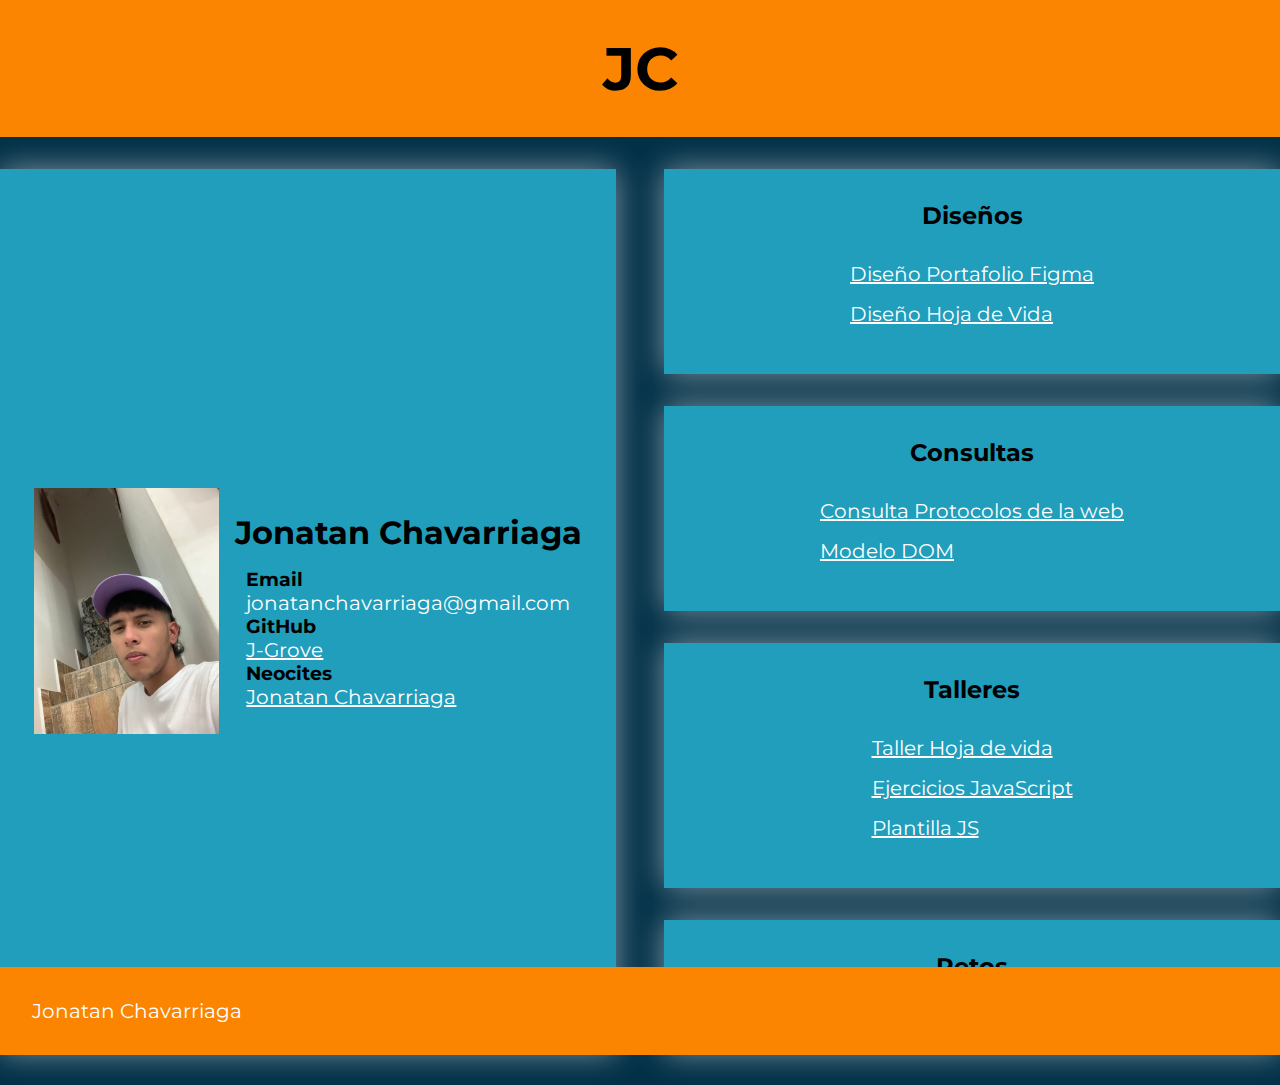
<file: index.html>
<!DOCTYPE html>
<html lang="es">
<head>
    <meta charset="UTF-8">
    <meta http-equiv="X-UA-Compatible" content="IE=edge">
    <meta name="viewport" content="width=device-width, initial-scale=1.0">
    <title>Jonatan Chavarriaga</title>
    <link rel="stylesheet" href="/style.css">
</head>
<body>
    <div class="contenedor">
        <nav>
            <span class="Iniciales">
                <h1>JC</h1>
            </span>
        </nav>
        <main>
            <div class="main-contenedor">
                <div class="Presentacion">
                    <img src="/Images/fotoJonatan.jpg" alt="fotoJonatan">
                    <div class="Presentacion-header">
                        <h1>Jonatan Chavarriaga</h1>
                        
                    
                        <div class="presentacion-info">
                            <h3>Email</h3>
                            <p>jonatanchavarriaga@gmail.com</p>
                            <h3>GitHub</h3>
                            <a href="https://github.com/J-Grove12" target="_blank">J-Grove</a>
                            <h3>Neocites</h3>
                            <a href="https://neocities.org/site/jonatanchavarriaga" target="_blank">Jonatan Chavarriaga</a>
                        </div>
                    </div>
                </div>
                <div class="Cajas">
                    <div class="Caja">
                        <h2 class="Titulo">Diseños</h2>
                        <ul class="ListasCaja">
                            <li><a href="https://www.figma.com/proto/LrP3oAxw0wC2ebRHmxGSHk/Programaci%C3%B3n-Web?page-id=5%3A3&node-id=24-2&viewport=427%2C329%2C0.33&scaling=min-zoom" target="_blank">
                            Diseño Portafolio Figma</a></li>
                            <li><a href="https://www.figma.com/proto/LrP3oAxw0wC2ebRHmxGSHk/Programaci%C3%B3n-Web?page-id=1%3A2&node-id=6-3&viewport=470%2C306%2C0.47&scaling=min-zoom" target="_blank">
                            Diseño Hoja de Vida</a></li>
                        </ul>
                    </div>
                    <div class="Caja">
                        <h2 class="Titulo">Consultas</h2>
                        <ul class="ListasCaja">
                            <li><a href="/ProtocolosWeb.html" target="_blank">Consulta Protocolos de la web</a></li>
                            <li><a href="/ModeloDOM.html" target="_blank">Modelo DOM</a></li>
                        </ul>
                    </div>
                    <div class="Caja">
                        <h2 class="Titulo">Talleres</h2>
                        <ul class="ListasCaja">
                            <li><a href="/Hv.html" target="_blank"> Taller Hoja de vida</a></li>

                            <li><a href="/SolucionEjerciciosJS.html" target="_blank">Ejercicios JavaScript</a></li>
                            <li><a href="/plantillas.html" target="_blank">Plantilla JS</a></li>

                        </ul>
                    </div>
                    <div class="Caja">
                        <h2 class="Titulo">Retos</h2>
                        <ul>
                            <li><a href="/news-homepage-main/index.html" target="_blank">Taller FrontMentor</a></li>
                        </ul>
 
                    </div>
                </div>
            </div>
        </main>
        <footer><p>Jonatan Chavarriaga</p></footer>
       
    </div>

</body>
</html>
</file>
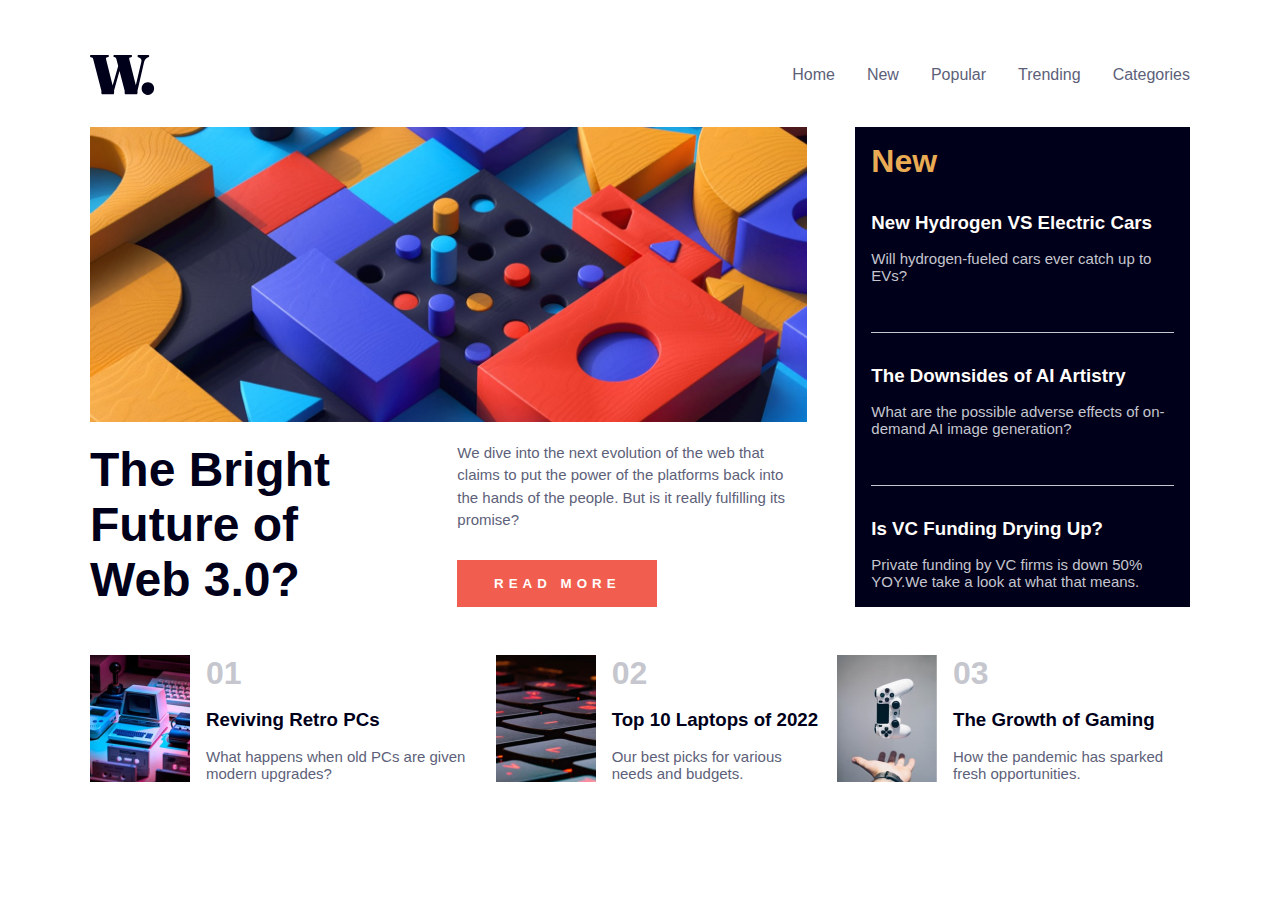
<file: news-homepage-main/index.html>
<!DOCTYPE html>
<html lang="en">
  <head>
    <meta charset="UTF-8" />
    <meta name="viewport" content="width=device-width, initial-scale=1.0" />
    <link
      rel="icon"
      type="image/png"
      sizes="32x32"
      href="./assets/images/favicon-32x32.png"
    />
    <title>Frontend Mentor | News homepage</title>
    <link rel="stylesheet" href="style.css" />
  </head>
  <body>
    <div class="contenedor">
      <nav>
        <img src="./assets/images/logo.svg" alt="logo" class="logo" />
        <ul class="lista">
          <li>Home</li>
          <li>New</li>
          <li>Popular</li>
          <li>Trending</li>
          <li>Categories</li>
        </ul>
        <img src="./assets/images/icon-menu.svg" class="menu" alt="imgMenu">
      </nav>
    
    <main>
      <div class="main-contenedor">
        <div class="main-Noticia">
          <picture>
            <source
              media="(max-width:800px)"
              srcset="./assets/images/image-web-3-mobile.jpg"
            />
            <img src="./assets/images/image-web-3-desktop.jpg" alt="web3" />
          </picture>
          <div class="Noticia-info">
            <h1 class="Noticia-title">The Bright Future of Web 3.0?</h1>
            <div class="Noticia-read">
              <p class="Noticia-content">
                We dive into the next evolution of the web that claims to put
                the power of the platforms back into the hands of the people.
                But is it really fulfilling its promise?
              </p>
              <button>Read more</button>
            </div>
          </div>
        </div>
        <div class="new">
          <div class="new-contenedor">
            <h2 class="header">New</h2>
            <div class="new-Noticias">
              <div class="new-Noticia">
                <h3 class="new-title">New Hydrogen VS Electric Cars</h3>
                <p class="new-content">
                  Will hydrogen-fueled cars ever catch up to EVs?
                </p>
              </div>
              <div class="new-Noticia">
                <h3 class="new-title">The Downsides of AI Artistry</h3>
                 

                <p class="new-content">
                  What are the possible adverse effects of on-demand AI image
                  generation?
                </p>
              </div>
              <div class="new-Noticia">
                <h3 class="new-title">Is VC Funding Drying Up?</h3>
                <p class="new-content">
                  Private funding by VC firms is down 50% YOY.We take a look at
                  what that means.
                </p>
              </div>
            </div>
          </div>
        </div>
        <div class="top-Noticias">
          <div class="top-Noticia">
            <img src="./assets/images/image-retro-pcs.jpg" alt="">
            <div class="top-info">
              <h2 class="num">01</h2>
              <h3 class="top-title">Reviving Retro PCs</h3>
              <p class="top-content">What happens when old PCs are given modern upgrades?</p>
            </div>
          </div>
          <div class="top-Noticia">
            <img src="./assets/images/image-top-laptops.jpg" alt="">
            <div class="top-info">
              <h2 class="num">02</h2>
              <h3 class="top-title">Top 10 Laptops of 2022</h3>
              <p class="top-content">Our best picks for various needs and budgets.</p>
            </div>
          </div>
          <div class="top-Noticia">
            <img src="./assets/images/image-gaming-growth.jpg" alt="">
            <div class="top-info">
              <h2 class="num">03</h2>
              <h3 class="top-title">The Growth of Gaming</h3>
              <p class="top-content">How the pandemic has sparked fresh opportunities.</p>
            </div>
          </div>
        </div>
      </div>
    </main>
    </div>
  </body>
</html>
</file>
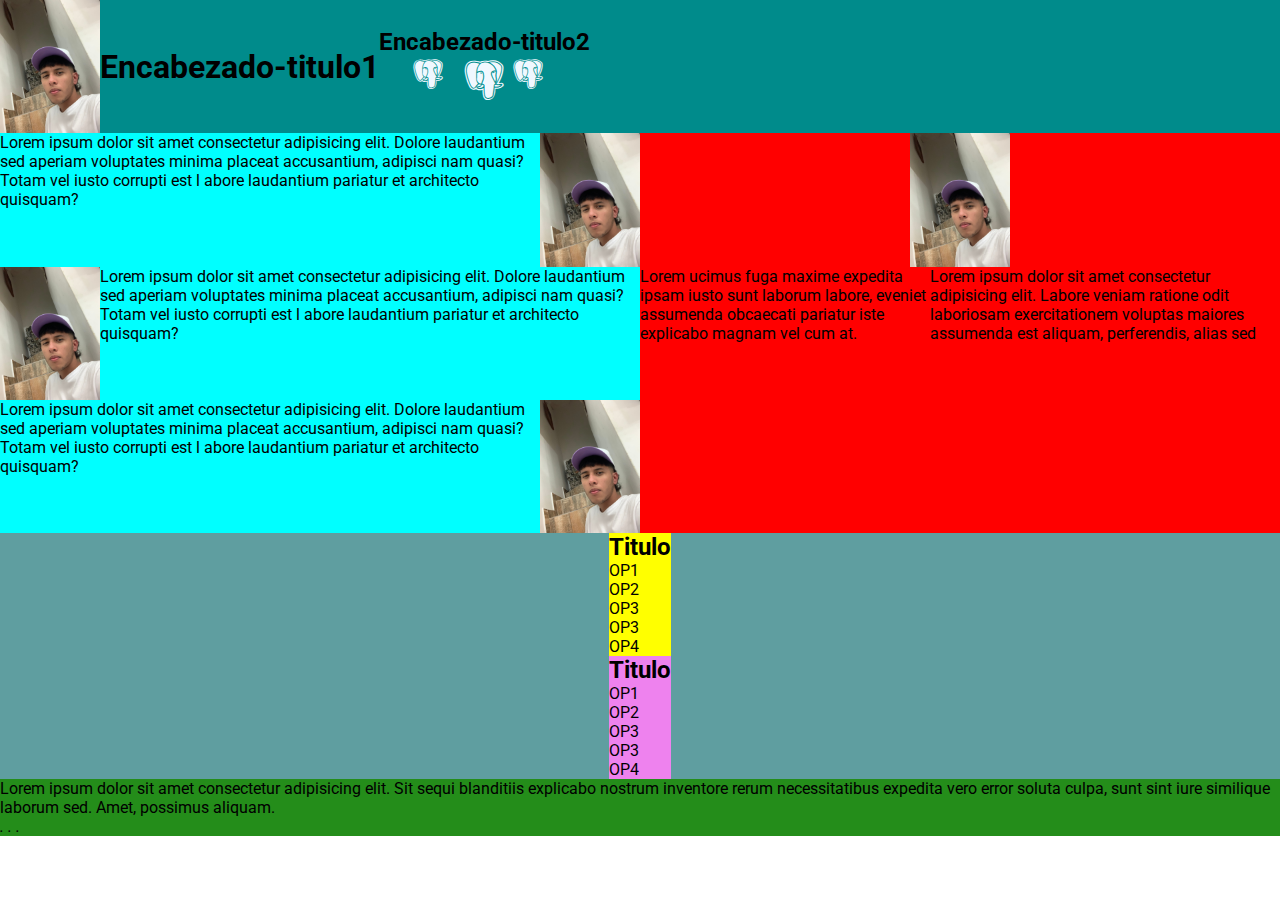
<file: EjercicioResponsivo..html>
<!DOCTYPE html>
<html lang="en">
<head>
    <meta charset="UTF-8">
    <meta http-equiv="X-UA-Compatible" content="IE=edge">
    <meta name="viewport" content="width=device-width, initial-scale=1.0">
    <title>Ejercicio Responsivo</title>
    <link href='https://unpkg.com/boxicons@2.1.4/css/boxicons.min.css' rel='stylesheet'>
    <link rel="stylesheet" href="/StyleER.css">
</head>
<body>
    <header >
        <img src="/Images/fotoJonatan.jpg" alt="LogoTipo" class="logotipo">
        <h1 class="encabezado-titulo">Encabezado-titulo1</h1>
        <div class="contendor-encabezado">
        <h2 class="encabezado-titulo2">Encabezado-titulo2</h2>
        <div class="contenedor-circulos">
            <span class="icon"><i class='bx bxl-postgresql bx-md'></i></span>
            <span class="icon"><i class='bx bxl-postgresql bx-lg'></i></span>
            <span class="icon"><i class='bx bxl-postgresql bx-md'></i></span>
        </div>
        </div>
    </header>
    <section class="Section-main">
        <section class="Section1">
            <section class="Section1-Art1">
                 <Article>
                    <p>Lorem ipsum dolor sit amet consectetur adipisicing elit. Dolore laudantium sed aperiam voluptates minima placeat accusantium, adipisci nam quasi? Totam vel iusto corrupti est l
                    abore laudantium pariatur et architecto quisquam?</p>
                    <img src="/Images/fotoJonatan.jpg" alt="ImagenArticuloS1" class="imgArt">
                </Article>
            </section >
            <section class="Section1-Art2">
                <Article>
                    <img src="/Images/fotoJonatan.jpg" alt="ImagenArticuloS1" class="imgArt">
                    <p>Lorem ipsum dolor sit amet consectetur adipisicing elit. Dolore laudantium sed aperiam voluptates minima placeat accusantium, adipisci nam quasi? Totam vel iusto corrupti est l
                    abore laudantium pariatur et architecto quisquam?</p>
                </Article>
            </section>
            <section class="Section1-Art3">
                <Article>
                    <p>Lorem ipsum dolor sit amet consectetur adipisicing elit. Dolore laudantium sed aperiam voluptates minima placeat accusantium, adipisci nam quasi? Totam vel iusto corrupti est l
                    abore laudantium pariatur et architecto quisquam?</p>
                    <img src="/Images/fotoJonatan.jpg" alt="ImagenArticuloS1" class="imgArt">
                </Article>
            </section>
        </section>
        <section class="Section2">
            <img src="/Images/fotoJonatan.jpg"  alt="ImagenS2" class="ImagenS2">
            <div class="Section2-Parrafos">
                <p>Lorem ucimus fuga maxime expedita ipsam iusto sunt laborum labore, eveniet assumenda obcaecati pariatur 
                    iste explicabo magnam vel cum at.</p>
                <p>Lorem ipsum dolor sit amet consectetur adipisicing elit. Labore veniam ratione odit laboriosam exercitationem voluptas maiores assumenda est aliquam, perferendis, alias sed 
                    </p>
            </div>
        </section>
        
</section>
<footer>
    <section class="footer-Section1">
        <h2>Titulo</h2>
        <ul>
            <li>OP1</li>
            <li>OP2</li>
            <li>OP3</li>
            <li>OP3</li>
            <li>OP4</li>
        </ul>
    </section>
    <section class="footer-Section2">
        <h2>Titulo</h2>
        <ul>
            <li>OP1</li>
            <li>OP2</li>
            <li>OP3</li>
            <li>OP3</li>
            <li>OP4</li>
        </ul>
    </section>
    <section class="footer-Section3">
        <p>
        Lorem ipsum dolor sit amet consectetur adipisicing elit. Sit sequi blanditiis explicabo nostrum inventore rerum necessitatibus expedita vero error soluta culpa,
         sunt sint iure similique laborum sed. Amet, possimus aliquam.
        </p>
        <span><i>.</i></span>
        <span><i>.</i></span>
        <span><i>.</i></span>
    </section>
</footer>
</body>
</html>
</file>
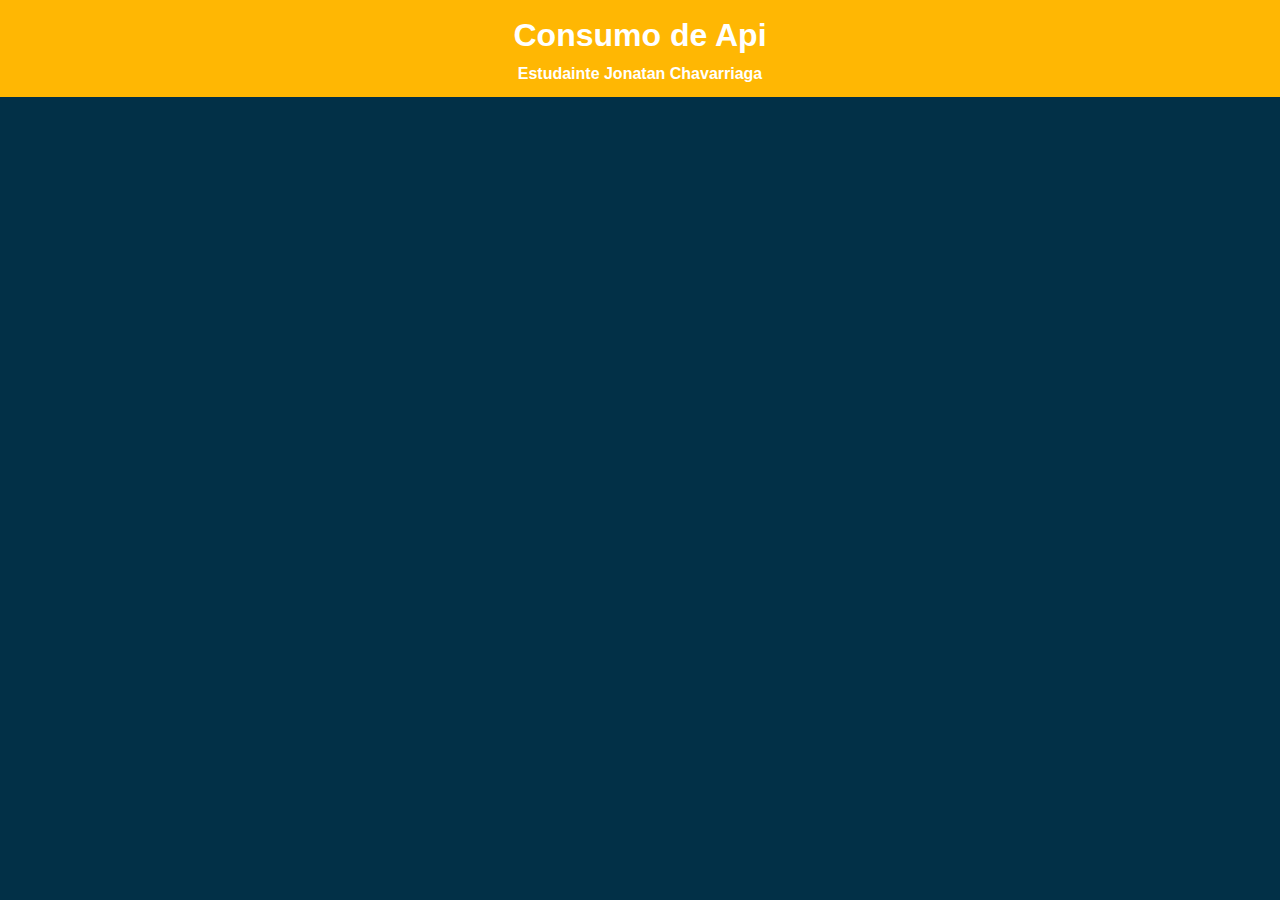
<file: indexApi.html>
<!DOCTYPE html>
<html lang="en">
<head>
    <meta charset="UTF-8">
    <meta http-equiv="X-UA-Compatible" content="IE=edge">
    <meta name="viewport" content="width=device-width, initial-scale=1.0">
    <title>Document</title>
    <link rel="stylesheet" href="/stylesApi.css">
</head>
<body>
    <header>
        <h1>Consumo de Api</h1>
        <h4>Estudainte Jonatan Chavarriaga</h4>
    </header>

     <main>

     </main>
     <script src="indexApi.js"></script>
</body>
</html>
</file>
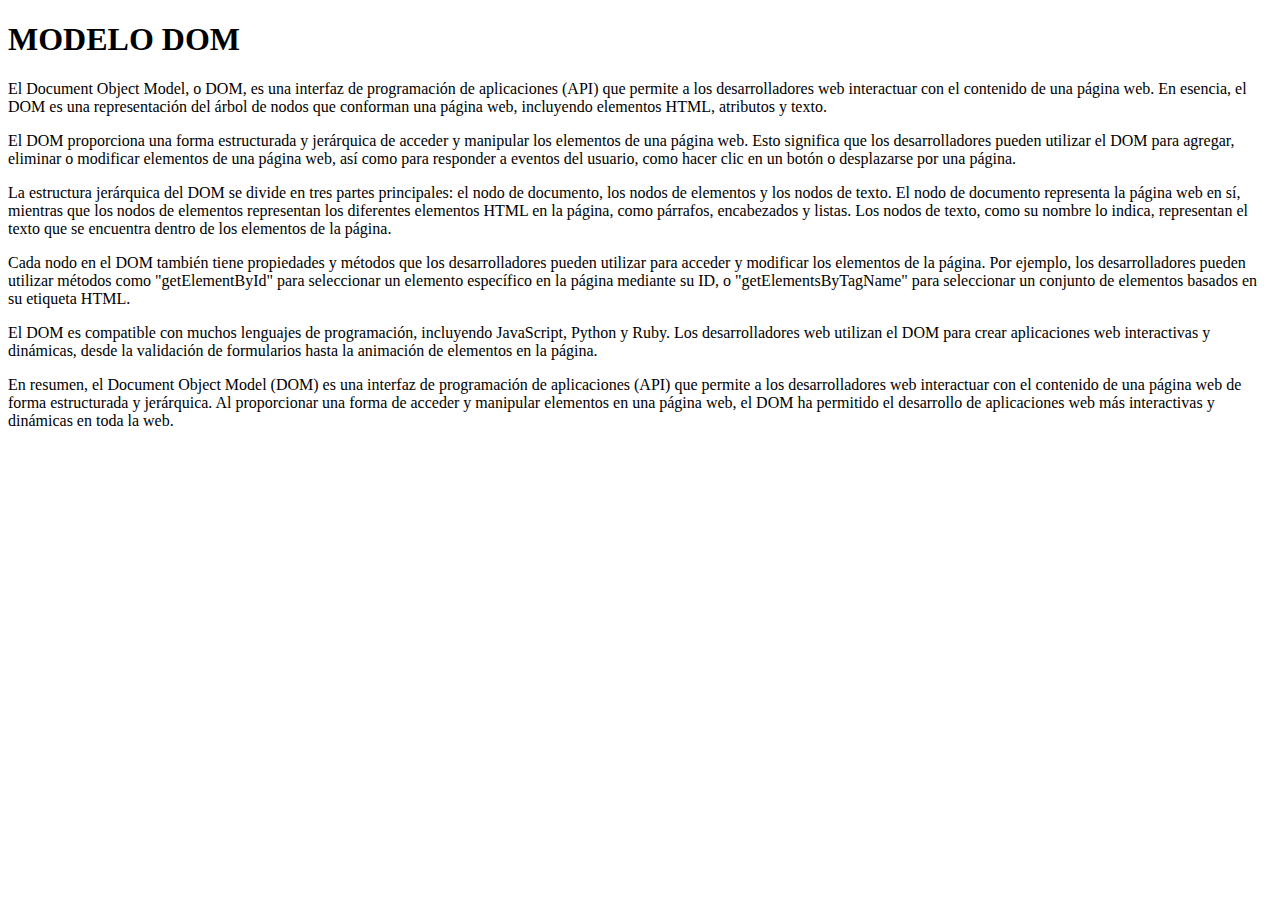
<file: ModeloDOM.html>
<!DOCTYPE html>
<html lang="en">
<head>
    <meta charset="UTF-8">
    <meta http-equiv="X-UA-Compatible" content="IE=edge">
    <meta name="viewport" content="width=device-width, initial-scale=1.0">
    <title>Modelo DOM</title>
</head>
<body>
    <h1>MODELO DOM</h1>
    <p>El Document Object Model, o DOM, es una interfaz de programación de aplicaciones (API) que permite a 
        los desarrolladores web interactuar con el contenido de una página web. En esencia, el DOM es una 
        representación del árbol de nodos que conforman una página web, incluyendo elementos HTML, atributos y
        texto.</p>
     <p>
        El DOM proporciona una forma estructurada y jerárquica de acceder y manipular los elementos de una 
        página web. Esto significa que los desarrolladores pueden utilizar el DOM para agregar, eliminar o 
        modificar elementos de una página web, así como para responder a eventos del usuario, como hacer clic 
        en un botón o desplazarse por una página.
     </p>
     <p>
        La estructura jerárquica del DOM se divide en tres partes principales: el nodo de documento, los nodos
         de elementos y los nodos de texto. El nodo de documento representa la página web en sí, mientras que 
         los nodos de elementos representan los diferentes elementos HTML en la página, como párrafos, 
         encabezados y listas. Los nodos de texto, como su nombre lo indica, representan el texto que se 
         encuentra dentro de los elementos de la página.
     </p>
     <p>
        Cada nodo en el DOM también tiene propiedades y métodos que los desarrolladores pueden utilizar para 
        acceder y modificar los elementos de la página. Por ejemplo, los desarrolladores pueden utilizar 
        métodos como "getElementById" para seleccionar un elemento específico en la página mediante su ID, 
        o "getElementsByTagName" para seleccionar un conjunto de elementos basados en su etiqueta HTML.
     </p>
     <p>
        El DOM es compatible con muchos lenguajes de programación, incluyendo JavaScript, Python y Ruby. Los 
        desarrolladores web utilizan el DOM para crear aplicaciones web interactivas y dinámicas, desde la 
        validación de formularios hasta la animación de elementos en la página.
     </p>
     <p>
        En resumen, el Document Object Model (DOM) es una interfaz de programación de aplicaciones (API) que
        permite a los desarrolladores web interactuar con el contenido de una página web de forma estructurada
        y jerárquica. Al proporcionar una forma de acceder y manipular elementos en una página web, el DOM ha
        permitido el desarrollo de aplicaciones web más interactivas y dinámicas en toda la web. 
    </p>
</body>
</html>
</file>
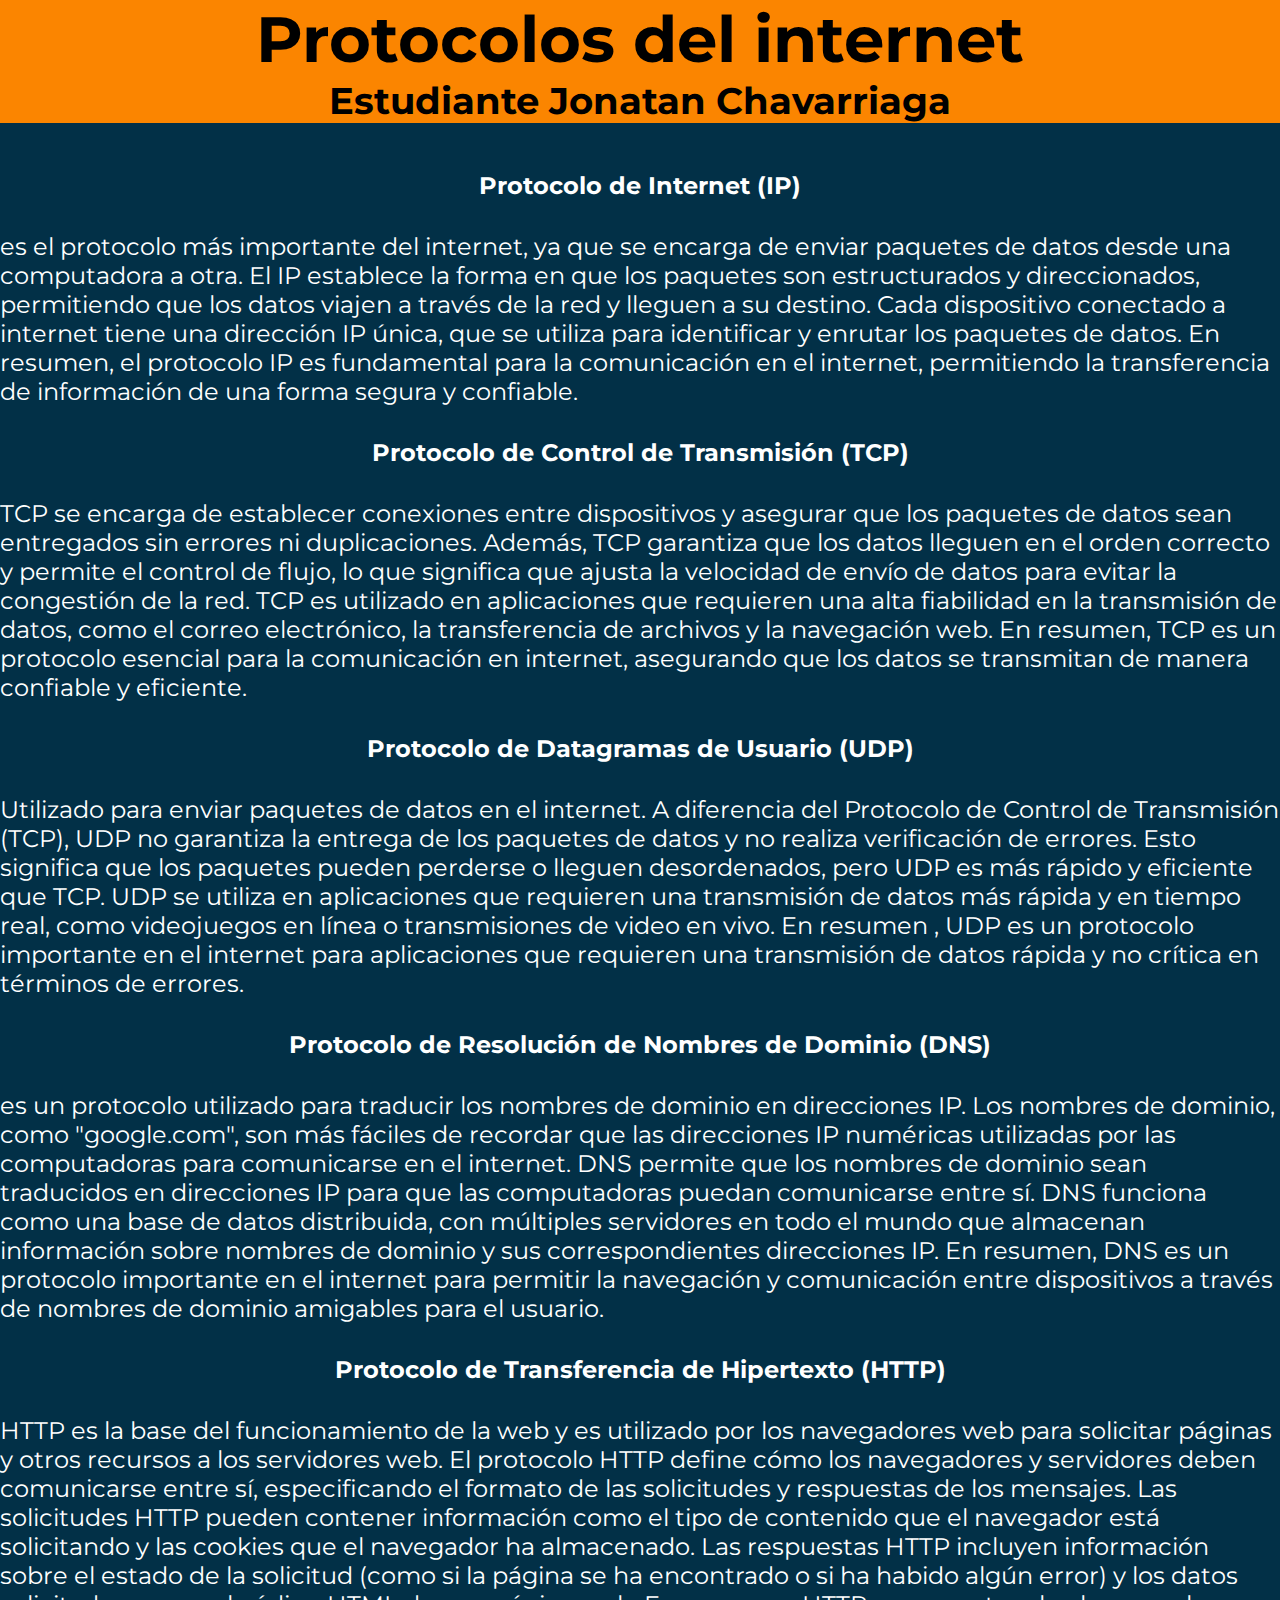
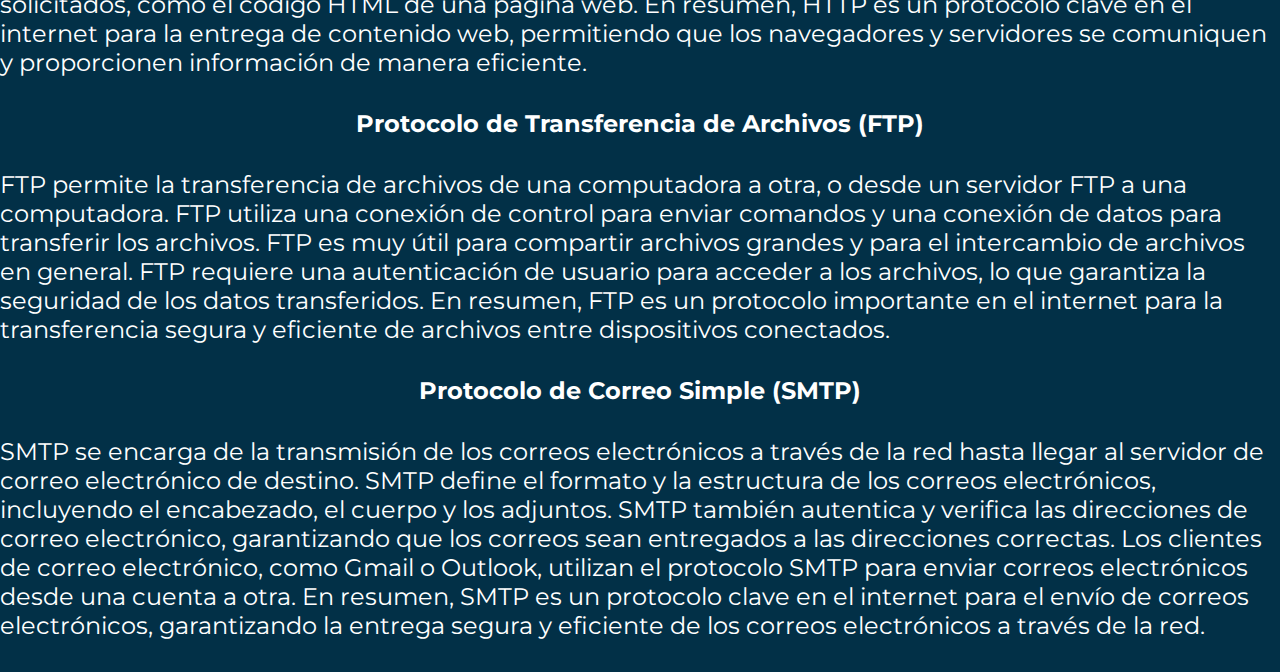
<file: ProtocolosWeb.html>
<!DOCTYPE html>
<html lang="en">
<head>
    <meta charset="UTF-8">
    <meta http-equiv="X-UA-Compatible" content="IE=edge">
    <meta name="viewport" content="width=device-width, initial-scale=1.0">
    <title>Protocolos de Internet</title>
    <link rel="stylesheet" href="/StyleTarea.css">
</head>
<body>
    <div class="Titulo">
        <h1>Protocolos del internet</del></h1>
        <h3>Estudiante Jonatan Chavarriaga</h3>
    </div>
    <main>
    
    
    <h2>Protocolo de Internet (IP) </h2>
    <p>es el protocolo más importante del internet, ya que se encarga de enviar paquetes de datos desde una 
        computadora a otra. El IP establece la forma en que los paquetes son estructurados y direccionados, 
        permitiendo que los datos viajen a través de la red y lleguen a su destino. Cada dispositivo conectado 
        a internet tiene una dirección IP única, que se utiliza para identificar y enrutar los paquetes de 
        datos. En resumen, el protocolo IP es fundamental para la comunicación en el internet, permitiendo 
        la transferencia de información de una forma segura y confiable.</p>

    <h2>Protocolo de Control de Transmisión (TCP)</h2>
    <p> TCP se encarga de establecer conexiones entre dispositivos y asegurar que los paquetes de datos sean
        entregados sin errores ni duplicaciones. Además, TCP garantiza que los datos lleguen en el orden 
        correcto y permite el control de flujo, lo que significa que ajusta la velocidad de envío de datos
        para evitar la congestión de la red. TCP es utilizado en aplicaciones que requieren una alta 
        fiabilidad en la transmisión de datos, como el correo electrónico, la transferencia de archivos y 
        la navegación web. En resumen, TCP es un protocolo esencial para la comunicación en internet, 
        asegurando que los datos se transmitan de manera confiable y eficiente.</p>

    <h2>Protocolo de Datagramas de Usuario (UDP)</h2>  
    <p>Utilizado para enviar paquetes de datos en el internet. A diferencia del Protocolo de Control de
         Transmisión (TCP), UDP no garantiza la entrega de los paquetes de datos y no realiza verificación 
         de errores. Esto significa que los paquetes pueden perderse o lleguen desordenados, pero UDP es más
          rápido y eficiente que TCP. UDP se utiliza en aplicaciones que requieren una transmisión de datos 
          más rápida y en tiempo real, como videojuegos en línea o transmisiones de video en vivo. En resumen
          , UDP es un protocolo importante en el internet para aplicaciones que requieren una transmisión 
          de datos rápida y no crítica en términos de errores.</p>

    <h2>Protocolo de Resolución de Nombres de Dominio (DNS)</h2>
    <p> es un protocolo utilizado para traducir los nombres de dominio en direcciones IP. Los nombres de
         dominio, como "google.com", son más fáciles de recordar que las direcciones IP numéricas utilizadas 
         por las computadoras para comunicarse en el internet. DNS permite que los nombres de dominio sean 
         traducidos en direcciones IP para que las computadoras puedan comunicarse entre sí. DNS funciona 
         como una base de datos distribuida, con múltiples servidores en todo el mundo que almacenan 
         información sobre nombres de dominio y sus correspondientes direcciones IP. En resumen, DNS es 
         un protocolo importante en el internet para permitir la navegación y comunicación entre dispositivos 
         a través de nombres de dominio amigables para el usuario.</p>

    <h2>Protocolo de Transferencia de Hipertexto (HTTP)</h2>
    <p> HTTP es la base del funcionamiento de la web y es utilizado por los navegadores web para solicitar 
        páginas y otros recursos a los servidores web. El protocolo HTTP define cómo los navegadores y 
        servidores deben comunicarse entre sí, especificando el formato de las solicitudes y respuestas de los 
        mensajes. Las solicitudes HTTP pueden contener información como el tipo de contenido que el navegador 
        está solicitando y las cookies que el navegador ha almacenado. Las respuestas HTTP incluyen 
        información sobre el estado de la solicitud (como si la página se ha encontrado o si ha habido algún 
        error) y los datos solicitados, como el código HTML de una página web. En resumen, HTTP es un protocolo
         clave en el internet para la entrega de contenido web, permitiendo que los navegadores y servidores 
         se comuniquen y proporcionen información de manera eficiente.</p>
    <h2>Protocolo de Transferencia de Archivos (FTP)</h2>
    <p>FTP permite la transferencia de archivos de una computadora a otra, o desde un servidor FTP a una 
        computadora. FTP utiliza una conexión de control para enviar comandos y una conexión de datos para
         transferir los archivos. FTP es muy útil para compartir archivos grandes y para el intercambio de 
         archivos en general. FTP requiere una autenticación de usuario para acceder a los archivos, lo que
          garantiza la seguridad de los datos transferidos. En resumen, FTP es un protocolo importante en el 
          internet para la transferencia segura y eficiente de archivos entre dispositivos conectados.</p>

    <h2>Protocolo de Correo Simple (SMTP)</h2>
    <p>SMTP se encarga de la transmisión de los correos electrónicos a través de la red hasta llegar al
         servidor de correo electrónico de destino. SMTP define el formato y la estructura de los correos
          electrónicos, incluyendo el encabezado, el cuerpo y los adjuntos. SMTP también autentica y verifica
           las direcciones de correo electrónico, garantizando que los correos sean entregados a las 
           direcciones correctas. Los clientes de correo electrónico, como Gmail o Outlook, utilizan el 
           protocolo SMTP para enviar correos electrónicos desde una cuenta a otra. En resumen, SMTP es un 
           protocolo clave en el internet para el envío de correos electrónicos, garantizando la entrega 
           segura y eficiente de los correos electrónicos a través de la red.</p>
    </main>
</body>
</html>
</file>
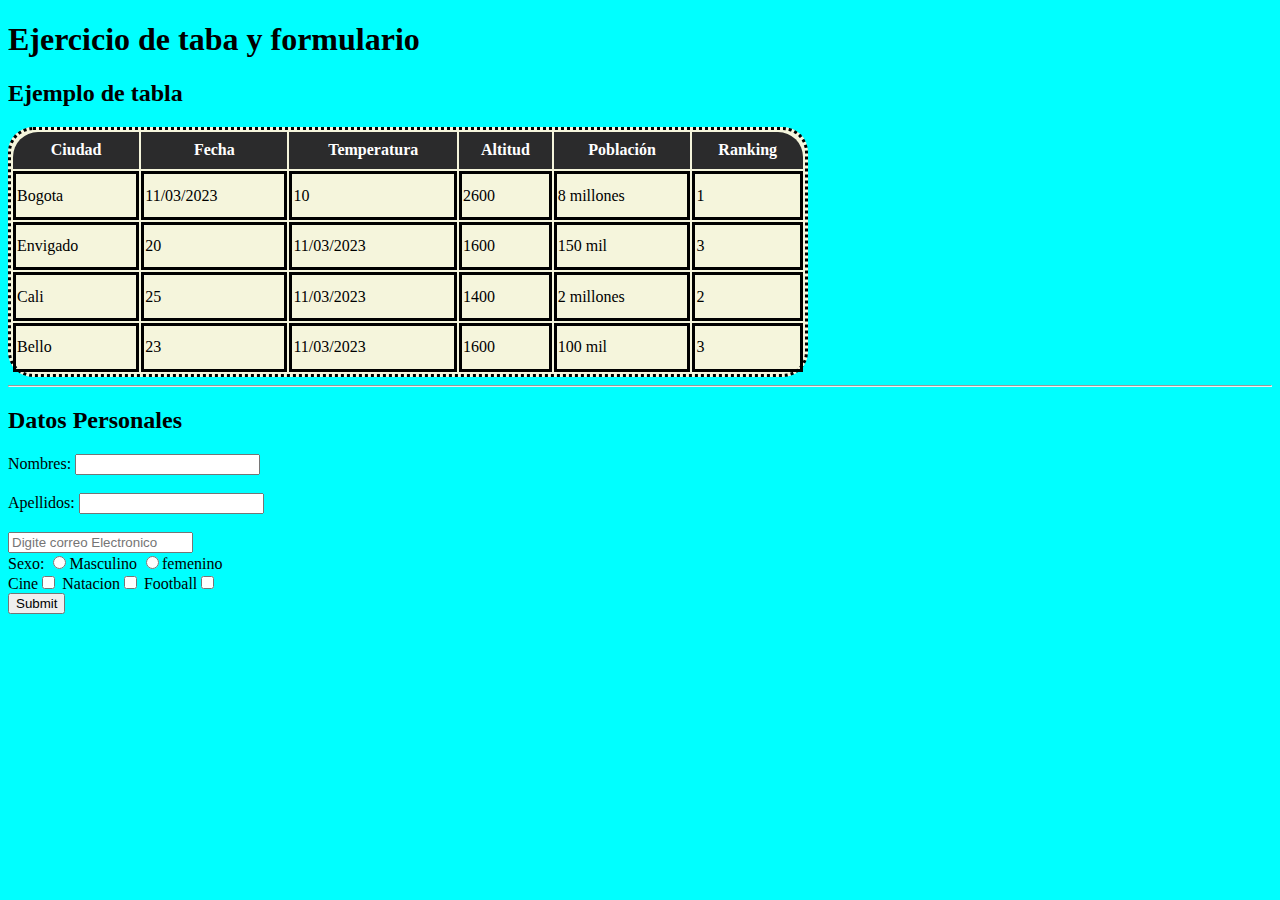
<file: tabla.html>
<!DOCTYPE html>
<html lang="en">
<head>
    <meta charset="UTF-8">
    <meta http-equiv="X-UA-Compatible" content="IE=edge">
    <meta name="viewport" content="width=device-width, initial-scale=1.0">
    <link rel="stylesheet" href="/estiloTabla.css">
    <title>Ejericico Tabla y formulario</title>
</head>
<body>
    <h1>Ejercicio de taba y formulario</h1>
    <h2>Ejemplo de tabla</h2>
    <table>
  
    <tr class="tittabla">
        <th class="tit1">Ciudad</th>
        <th>Fecha</th>
        <th>Temperatura</th>
        <th>Altitud</th>
        <th>Población</th>
        <th class="tit2">Ranking</th>
    </tr>
    <tr>
        <td>Bogota</td>
        <td>11/03/2023</td>
        <td>10</td>
        <td>2600</td>
        <td>8 millones</td>
        <td>1</td>
    </tr>
    <tr>
        <td>Envigado</td>
        <td>20</td>
        <td>11/03/2023</td>
        <td>1600</td>
        <td>150 mil</td>
        <td>3</td>
    </tr>
    <tr>
        <td>Cali</td>
        <td>25</td>
        <td>11/03/2023</td>
        <td>1400</td>
        <td>2 millones</td>
        <td>2</td>
    </tr>
    <tr>
        <td>Bello</td>
        <td>23</td>
        <td>11/03/2023</td>
        <td>1600</td>
        <td>100 mil</td>
        <td>3</td>
    </tr>
</table>
<hr>
<form action="guardar.php" method="post">
    <h2>Datos Personales</h2>
    <label for="nombres">Nombres:</label>
    <input type="text" name="nombres"><br><br>
    <label for="apellidos">Apellidos:</label>
    <input type="text" name="apellidos"><br><br>

    <input type="email" name="email" placeholder="Digite correo Electronico"><br>
    <label for="sexo">Sexo:</label>
    <input type="radio" name="sexo" value="M">Masculino
    <input type="radio" name="sexo" value="F" >femenino<br>
    <label for="hobby1">Cine</label><input type="checkbox" name="hobby1" value="Cine">
    <label for="hobby2">Natacion</label><input type="checkbox" name="hobby2" value="Natacion">
    <label for="hobby3">Football</label><input type="checkbox" name="hobby3" value="Futbol"><br>
    <input type="submit">
    


</form>
</body>
</html>
</file>
<file: style.css>
@import url('https://fonts.googleapis.com/css2?family=Montserrat:wght@100&display=swap');
:root{
    --AzulClaro: rgb(33, 158, 188);
    --AzulOscuro: rgb(2, 48, 71);
    --Amarillo: rgb(255, 183, 3);
    --Naranja: rgb(251, 133, 0);
}
*
{
    font-family: 'Montserrat', sans-serif;
    box-sizing: border-box;
    padding: 0;
    margin: 0;
}
ul
{
    list-style: none;
}
img
{
    max-width: 100%;
    width: 130px;
}
body
{
    background-color: var(--AzulOscuro);
    width: 100%;
    min-height: 100vh;
}
nav{
    background-color: var(--Naranja);
    display: flex;
    justify-content: center;
    align-items: center;
    gap: 2rem;
    padding: 2rem 0;
    margin-bottom: 1rem;
}

.lista
{
 display: flex;
 gap: 2rem;
}
.main-contenedor
{
    display:flex;
    flex-direction: column;
    gap: 2rem;
    
}
.Presentacion{
    background-color: var(--AzulClaro);
    display: flex;
    flex-direction: column;
    justify-content: center;
    align-items: center;
    gap: 1rem;
    padding: 2rem 0;
    box-shadow: 0 0 30px 0 rgba(255, 255, 255, 0.5);
    margin-bottom: 2rem;
    
}
.Caja{
    background-color: var(--AzulClaro);
    display: flex;
    flex-direction: column;
    justify-content: center;
    align-items: center;
    gap: 1rem;
    padding: 2rem 0;
    margin-bottom: 2rem;
    box-shadow: 0 0 30px 0 rgba(255, 255, 255, 0.5);
  
    
}

.Presentacion-header
{
    display: flex;
    flex-direction: column;
    justify-content: center;
    align-items: center;
    gap: 1rem;
}
.ListasCaja li
{
    margin: 1rem;
    font-size: 20px;

}
ul{
    color: white;
}
a{
    
    color: white;
    font-size: 20px;
}
p{
    font-size: 20px;
    color: white;
}
.Iniciales
{
    font-size: 30px;
}
footer{
    padding: 2rem;
    width: 100%;
    background-color: var(--Naranja);
    font-size: 17px;
    color: white;

}

@media screen and (min-width:800px)
{
    .contenedor{
        display: flex;
        flex-direction: column;
        gap: 1rem;
    }
    .main-contenedor
    {
        display: grid;
        grid-template-columns: repeat(2,1fr);
        grid-template-rows: repeat(2,1fr);
        gap: 3rem;
        max-height: 750px;
    
    }
    img{
        width: 30%;
    }
    footer {
        margin-top: 2rem;
    }
  
}
@media screen and (min-width:1200px)
{
    .Presentacion{
        flex-direction: row;
    }
}
</file>
<file: news-homepage-main/style.css>
@import url('https://fonts.google.com/specimen/Inter');
:root{
    --Soft-orange: hsl(35, 77%, 62%);
    --Soft-red: hsl(5, 85%, 63%);
    --Off-white: hsl(36, 100%, 99%);
    --Grayish-blue: hsl(233, 8%, 79%);
    --Dark-grayish-blue: hsl(236, 13%, 42%);
    --Very-dark-blue: hsl(240, 100%, 5%);
}

*{
    font-family: 'Inter', sans-serif;
    box-sizing: border-box;
    padding: 0;
    margin: 0;
}
p{
    font-size: 15px;
}
img{
    max-width: 100%;
}
body{
    width: 100%;
    min-height: 100vh;
    display: flex;
    align-items: center;
}
ul{
    list-style: none;
}
.contenedor{
    max-width: 1100px;
    margin: 0 auto;
}

nav{
    display: flex;
    align-items: center;
    justify-content: space-between;
    padding: 2rem 0;
}
.lista{
    display: flex;
    align-items: center;
    gap: 2rem;
}
.lista li{
    color: var(--Dark-grayish-blue);
    cursor: pointer;
}


.main-contenedor{
    display: grid;
    gap: 3rem;
    grid-template-columns: repeat(3,1fr);
    grid-template-rows: repeat(2,1fr);
    max-height: 750px;
}
.main-Noticia{
    grid-column: 2 span;
    grid-row: 1 span;
}
.Noticia-info{
    display: flex;
    justify-content: space-between;
    margin-top: 1rem;
}
.Noticia-title{
    font-size: 3rem;
    color: var(--Very-dark-blue);
    width: 300px;
}
.Noticia-content{
    color: var(--Dark-grayish-blue);
    width: 350px;
    line-height: 1.5;
}
.Noticia-read{
    display: flex;
    flex-direction: column;
    justify-content: space-between;
}
.Noticia-read button{
    background-color: var(--Soft-red);
    border: none;
    color: var(--Off-white);
    width: 200px;
    padding: 1rem 2rem;
    cursor: pointer;
    text-transform: uppercase;
    letter-spacing: 5px;
    font-weight: 700;
}

.new{
    grid-column: 1 span;
    grid-row: 1 span;
    background-color: var(--Very-dark-blue);
}
.new-contenedor{
    padding: 1rem;
    display: flex;
    flex-direction: column;
}
.header{
    color: var(--Soft-orange);
    font-size: 2rem;
}
.new-Noticias{
    display: flex;
    flex-direction: column;
    margin-top: 2rem;
    gap: 2rem;
}
.new-Noticia{
    display: flex;
    flex-direction: column;
    gap: 1rem;
}
.new-Noticia::after{
    content: "";
    margin-top: 2rem;
    display: flex;
    width: 100%;
    height: 1px;
    width: 100%;
    background-color: var(--Grayish-blue);
}
.new-Noticia:last-child::after{
    display: none;
}

.new-title{
    color: var(--Off-white);
    cursor: pointer;
}
.new-content{
    color: var(--Grayish-blue);
}

.top-Noticias{
    display: flex;
    grid-column: 3 span;
    grid-row: 1 span;
    gap: 1rem;
    justify-content: space-between;
}
.top-Noticia{
    display: flex;
    align-items: center;
    height: fit-content;
}
.top-title{
    cursor: pointer;
    color: var(--Very-dark-blue);
}

.top-Noticia img{
    width: 100px;
}
.top-info{
    display: flex;
    flex-direction: column;
    justify-content: space-between;
    margin-left: 1rem;
    height: 127px;
}
.num{
    color: var(--Grayish-blue);
    font-size: 2rem;
}
.top-content{
    color: var(--Dark-grayish-blue);
}
.menu{
    display: none;
}
@media screen and (max-width:800px) {
body{
    align-items: flex-start;
}

nav{
    padding-inline: 1rem;
}
.lista{
    display: none;
}
.menu{
    display: flex;
}
.main-contenedor{
    padding-inline: 1rem;
    display: flex;
    flex-direction: column;
    gap: 3rem;
} 
.top-Noticias{
    display: flex;
    flex-direction: column;
}
.Noticia-info{
    flex-direction: column;
    gap: 2rem;
    width: 100%;
}
.Noticia-read{
    gap: 2rem;
    width: 100%;
}
.Noticia-title,.Noticia-content{
    width: 100%;
}
}
</file>
<file: StyleER.css>
@import url('https://fonts.googleapis.com/css2?family=Roboto:wght@100&display=swap');

*{

    margin: 0;
    padding: 0;
    box-sizing: content-box;
}
body{
    min-width: 375px;
    max-width: 1440px;
    font-family: 'Roboto', sans-serif;
    
}
header{
    width: 100%;
    background-color: darkcyan;
    display: flex;
    flex-direction: column;
    align-items: center;
}
header img{
    width: 100px;
}

.contenedor-circulos{
    display: flex;
    flex-direction: row;
    justify-content: center;
}
.contendor-encabezado{
    display: flex;
    flex-direction: row;
    justify-content: center;
}
.Section-main{
    display: flex;
    flex-direction:column;

}
img{
    width: 100px;
}
.icon{
    color: aliceblue;
    width: 50px;
    height: 50px;

}
.Section1
{
    background-color: aqua;
 
}
article
{
    display: flex;
}
.Section2
{
background-color: red;
display:flex;
flex-direction: column;
align-items: center;

}
.Section2-Parrafos
{
    display:flex;
}
footer
{
    display: flex;
    flex-direction: column;
    align-items: center;
    background-color: cadetblue;
}
.footer-Section1
{
    background-color: yellow;
 
}
.footer-Section2
{
    background-color: violet;
}
.footer-Section3
{
    background-color: rgb(36, 141, 26);
}
footer ul{
    list-style: none;
}
@media screen and (min-width:800px)
{
header
{
    display: flex;
    flex-direction: row;
}
.contendor-encabezado
{
    display: flex;
    flex-direction: column;
}
.Section-main
{
    display: grid;
    grid-template-columns: repeat(2,1fr);
    
}
}
</file>
<file: stylesApi.css>
:root{
    --AzulClaro: rgb(33, 158, 188);
    --AzulOscuro: rgb(2, 48, 71);
    --Amarillo: rgb(255, 183, 3);
    --Naranja: rgb(251, 133, 0);
}
*{
    margin: 0;
    padding: 0;
    box-sizing: border-box;
}
h1
{
    text-align: center;
}
h4
{
    text-align: center;
}
header
{
    background-color: var(--Amarillo);
    color: #fff;
    padding: 10px;
    margin-bottom: 10px;

}
body{
    font-family: Arial, Helvetica, sans-serif;
    background-color: #f4f4f4;
    line-height: 1.6;
    font-size: 16px;
    background-color: var(--AzulOscuro);
 
}
main
{
    display: grid;
    grid-template-columns:1fr 1fr 1fr;
    gap: 18px;
    background-color: var(--AzulOscuro);
}
.image-container
{
    display: flex;
    width: 100%;
}
article
{
    border: 1px solid #ccc;
    padding: 10px;
    box-shadow: 0 0 10px #ccc;
    background-color: var(--AzulClaro);
}
@media screen and (min-width:800px)
{
    
main{
    display: flex;
    flex-direction: column;
}
  
}
</file>
<file: StyleTarea.css>
@import url('https://fonts.googleapis.com/css2?family=Montserrat:wght@100&display=swap');
:root{
    --AzulClaro: rgb(33, 158, 188);
    --AzulOscuro: rgb(2, 48, 71);
    --Amarillo: rgb(255, 183, 3);
    --Naranja: rgb(251, 133, 0);
}
*
{
    font-family: 'Montserrat', sans-serif;
    box-sizing: border-box;
    padding: 0;
    margin: 0;
}
.Titulo
{
    background-color: var(--Naranja);
   
    font-size: 2rem;
    text-align: center;
    margin-bottom: 1rem;
}
main{
    color: white;
    background-color: var(--AzulOscuro);
    display: flex;
    flex-direction: column;
    align-items: center;
    gap: 2rem;
    padding: 2rem 0;
 
}
body
{
    background-color: var(--AzulOscuro);
    width: 100%;
    min-height: 100vh;
}
p{
    font-size: 1.5rem;
}
</file>
<file: estiloTabla.css>
body{
    background-color: aqua;
}
table{
    width: 800px;
    height: 250px;
    border-radius: 25px;
    border-style: dotted;
    border-color: black;
    background-color: beige;
}
.tittabla{
    background-color: rgb(43, 43, 44);
    color: white;
}
td{
    border-style: solid;
    border-color: black;
    
}
.tit1
{
 border-top-left-radius: 25px;
}
.tit2
{
border-top-right-radius: 25px;
}
</file>
